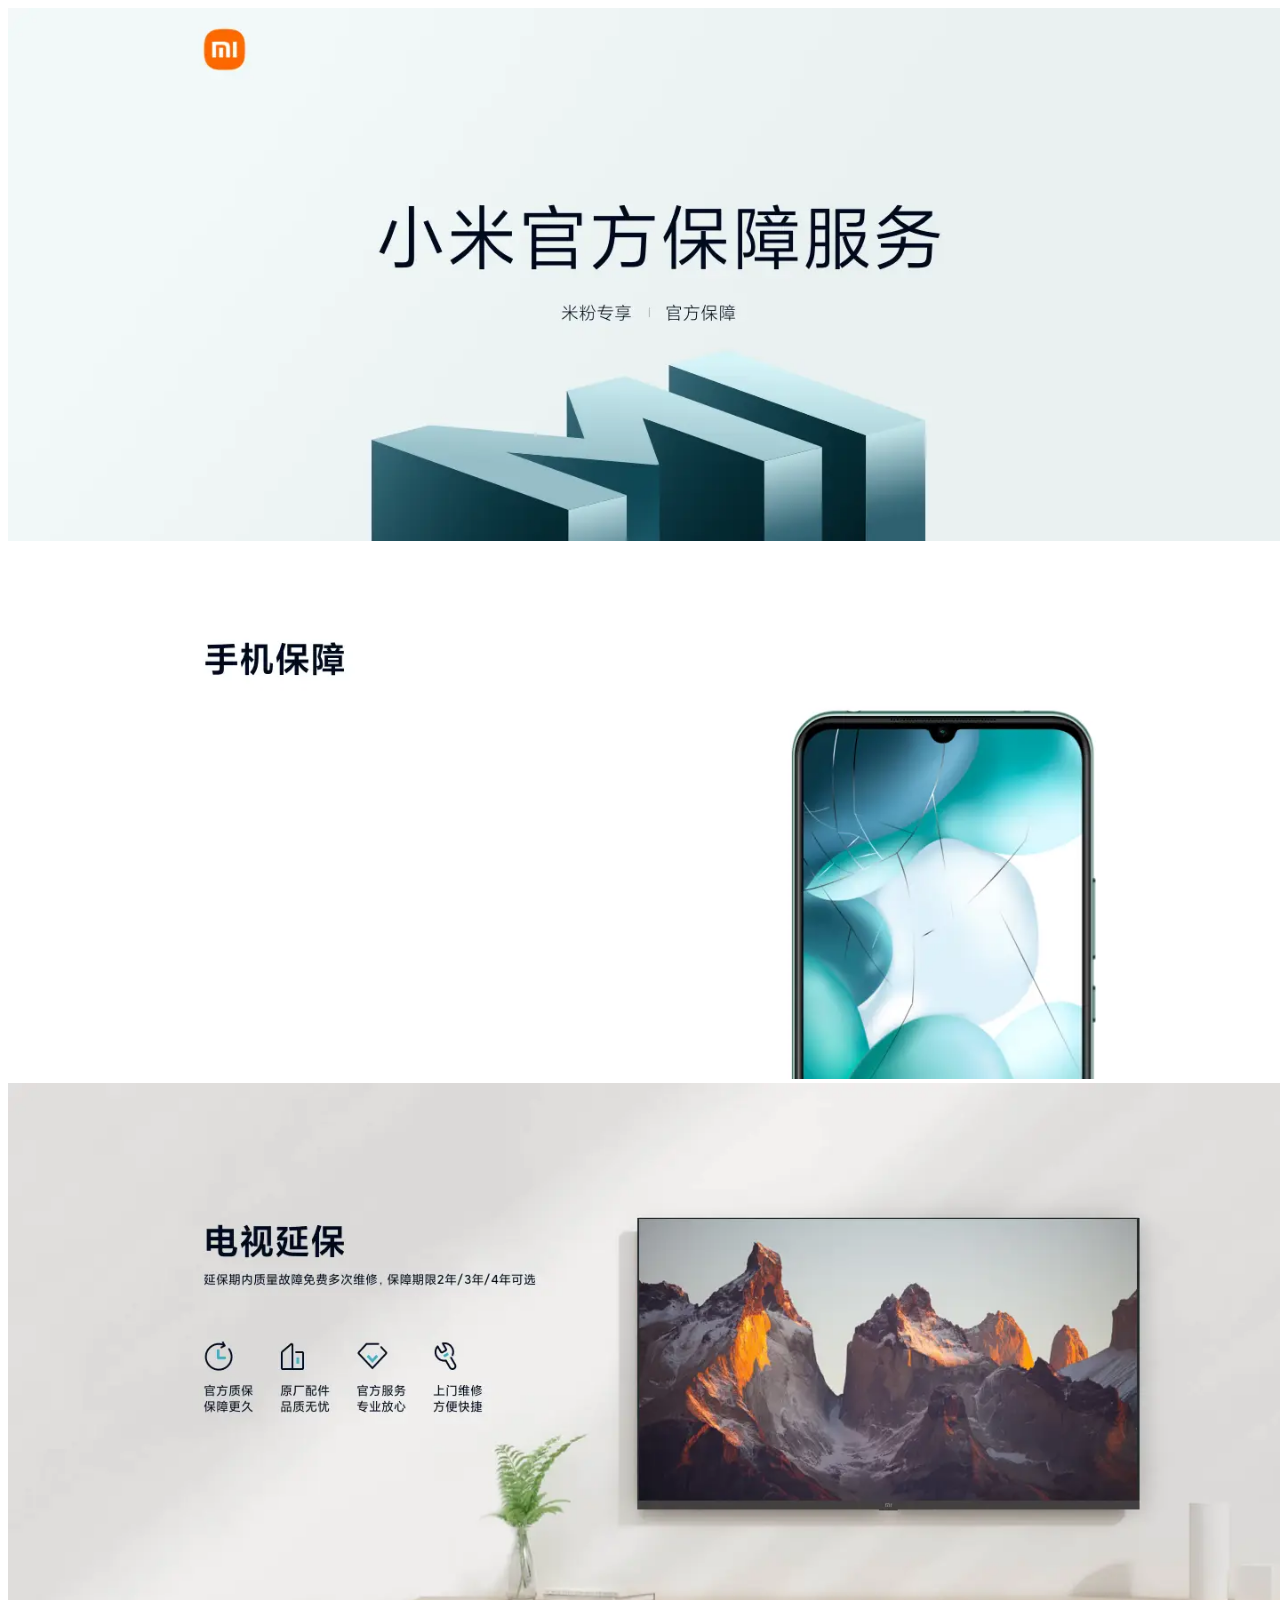
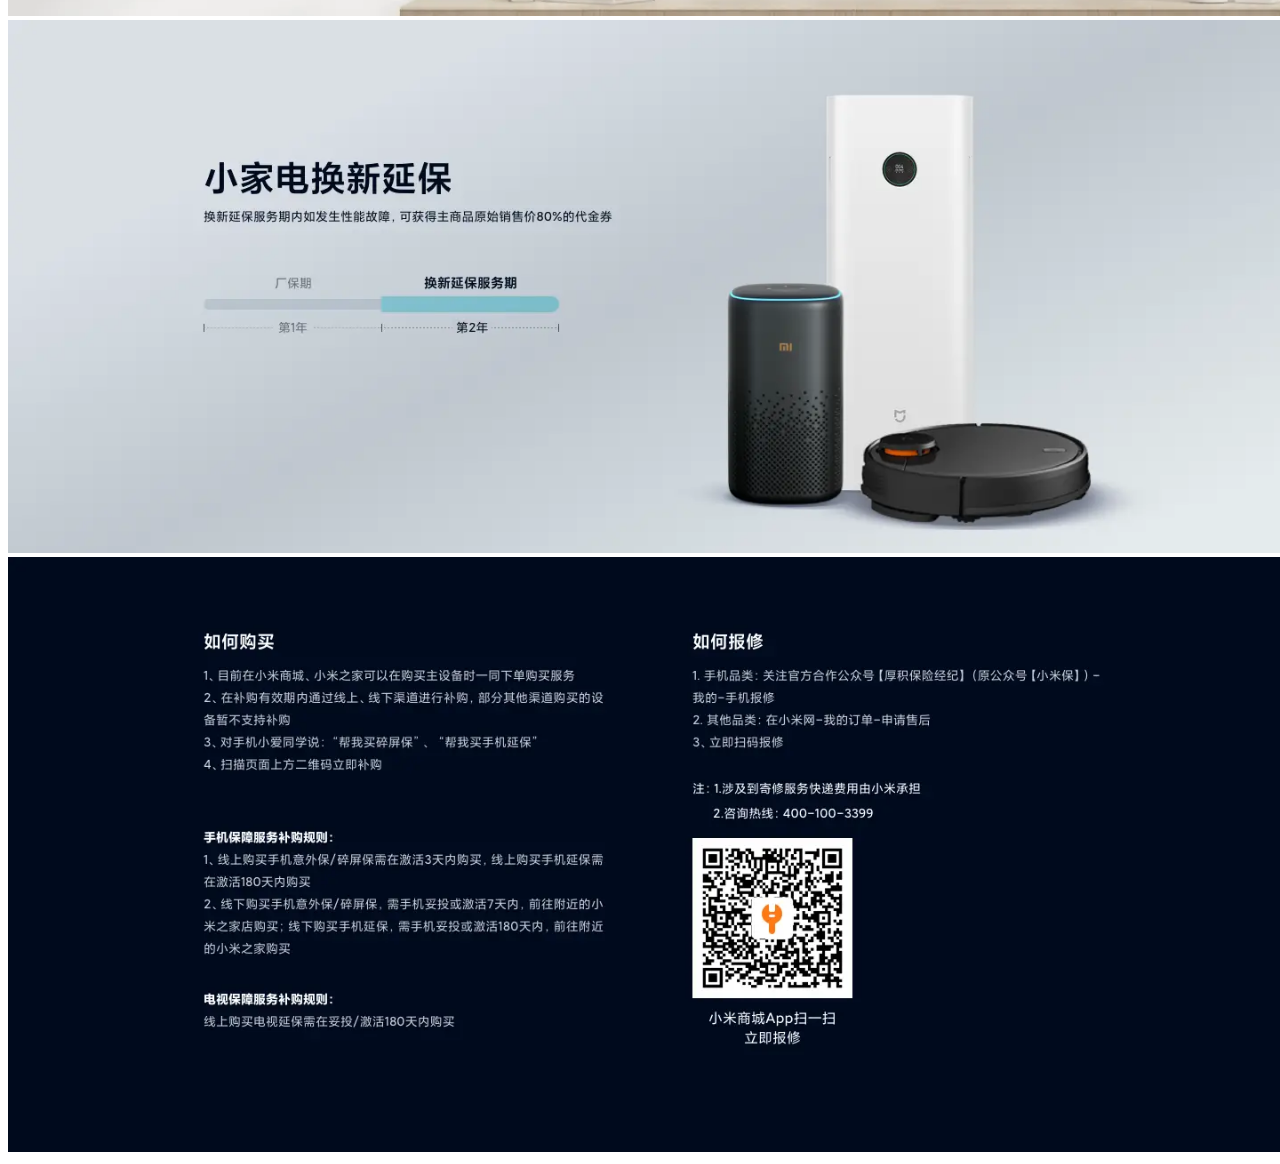
<file: ensure/index.html>
<!DOCTYPE html>
<html lang="en">
<head>
    <meta charset="UTF-8">
    <meta http-equiv="X-UA-Compatible" content="IE=edge">
    <meta name="viewport" content="width=device-width, initial-scale=1.0">
    <title>小米官方保障服务</title>
    <style>
        body{
            width: 100%;
        }
        img{
            width: 100%;
        }

    </style>
</head>
<body>
    <img src="./image/1.webp" alt="">
    <img src="./image/2.webp" alt="">
    <img src="./image/3.webp" alt="">
    <img src="./image/4.webp" alt="">
    <img src="./image/5.webp" alt="">
</body>
</html>
</file>
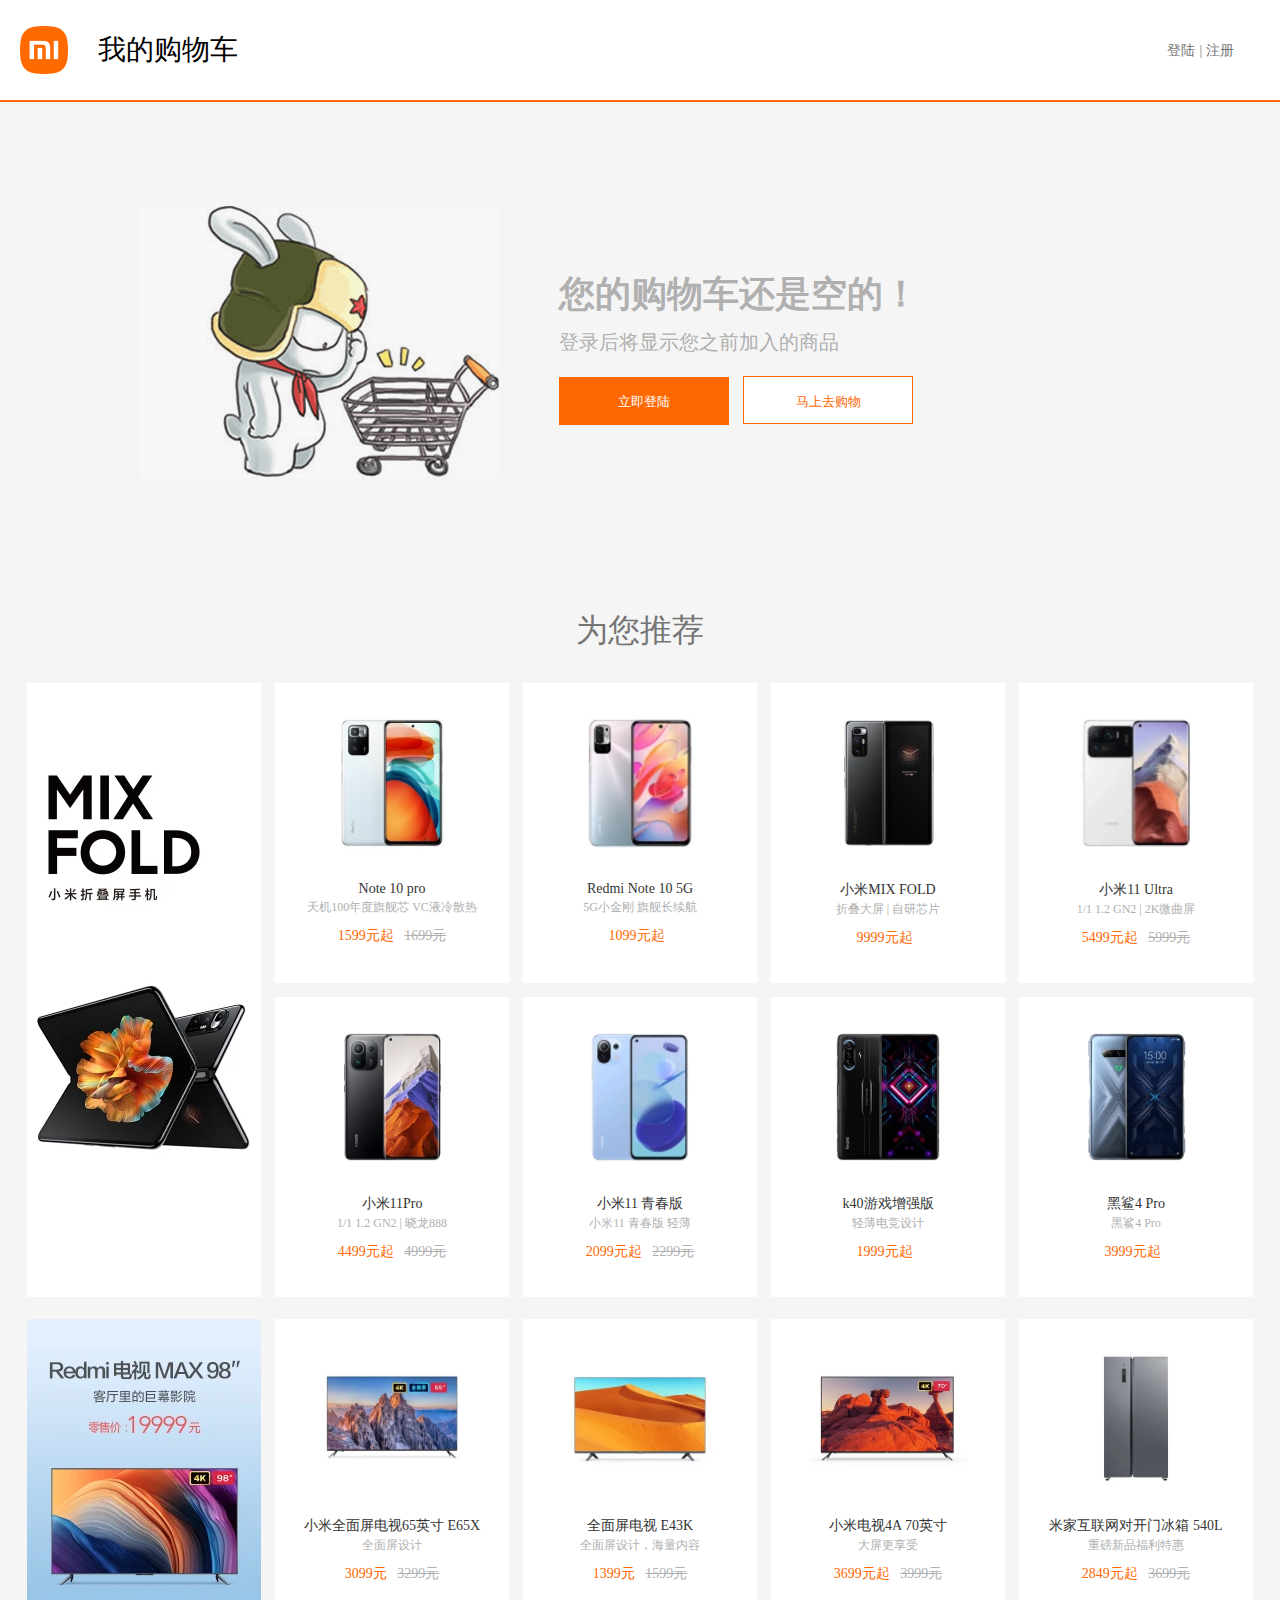
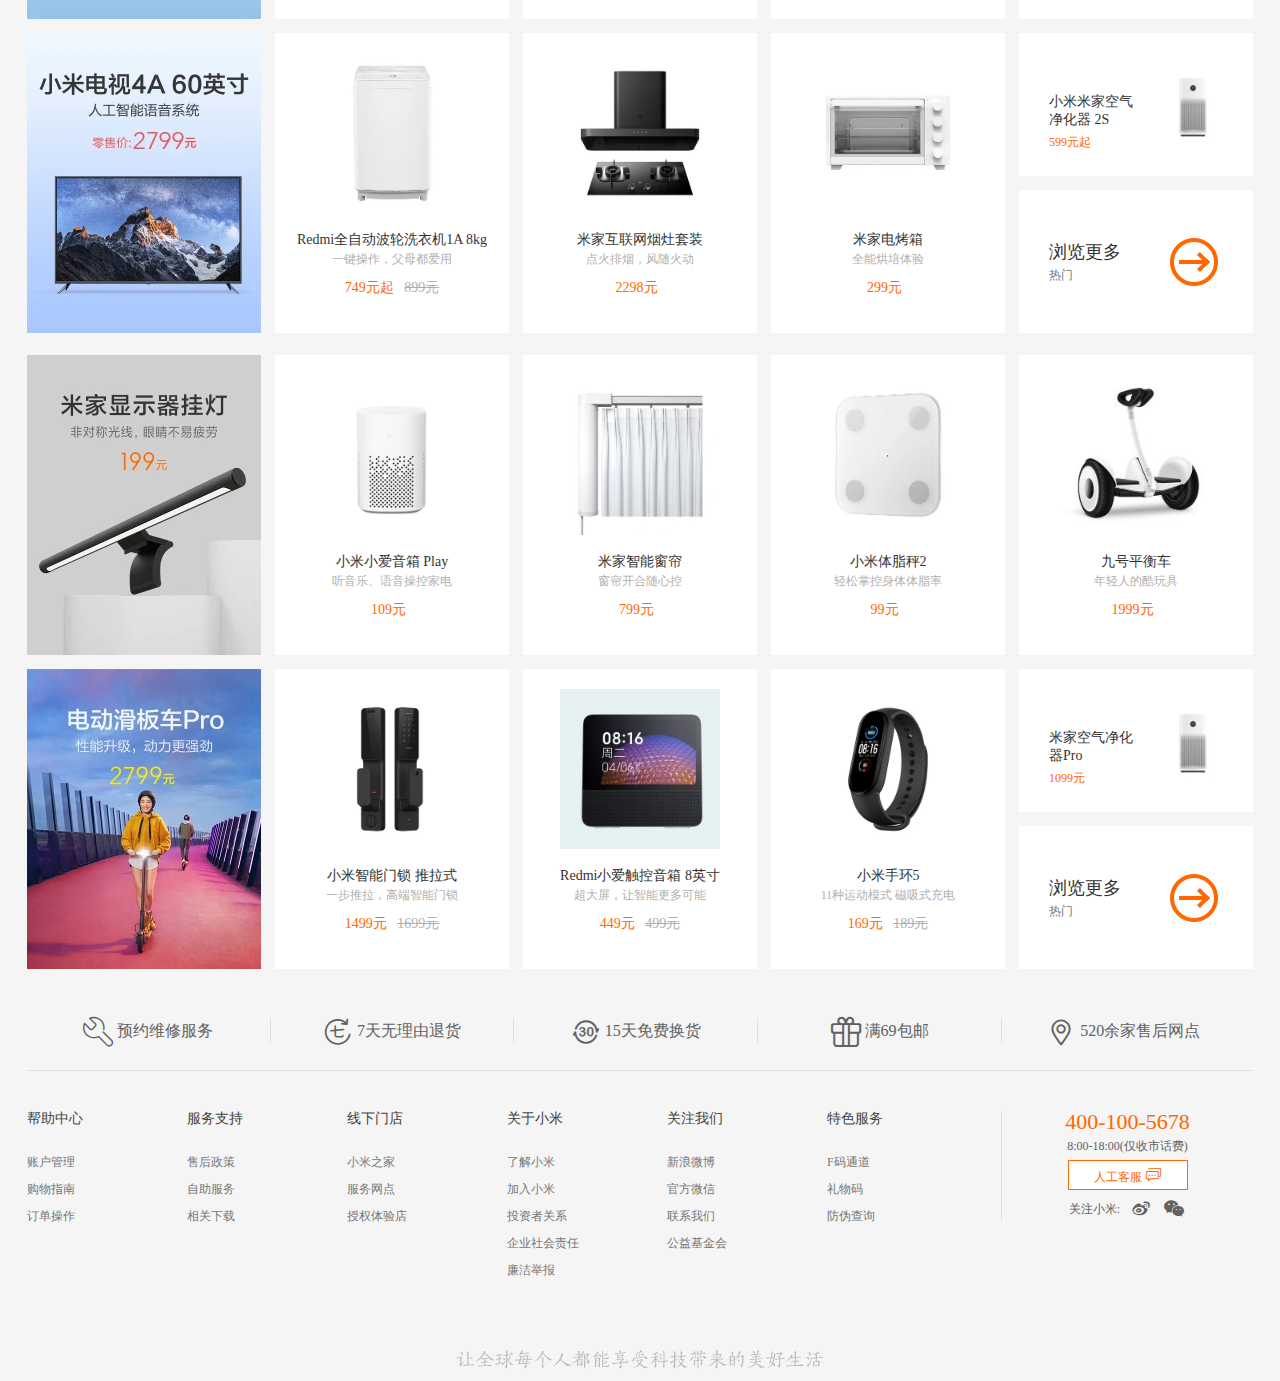
<file: shopCar/index.html>
<!DOCTYPE html>
<html lang="en">
<head>
    <meta charset="UTF-8">
    <meta http-equiv="X-UA-Compatible" content="IE=edge">
    <meta name="viewport" content="width=device-width, initial-scale=1.0">
    <title>最酷的公司</title>
    <link rel="stylesheet" href="./css/reset.css">
    <link rel="stylesheet" href="./css/index.css">
    <link rel="stylesheet" href="./css/banner.css">
    <link rel="stylesheet" href="./css/container.css">
    <link rel="stylesheet" href="./font/iconfont.css">
    <link rel="stylesheet" href="./font/font-1/iconfont.css">
    <link rel="stylesheet" href="./css/tail.css">
    <link rel="stylesheet" href="./css/index2.css">

</head>
<body>
    <div id="app">
        <!-- 顶部区域 -->
        <div class="header">
            <div class="header-left">
                <img src="./imge/logo.png" alt="">
                <span>我的购物车</span>
            </div>
            <div class="header-right">
                <span>登陆</span>
                <span>|</span>
                <span>注册</span>
            </div>
        </div>
        <!-- content区域 -->

        <!-- container 区域 -->
        <div class="page-main home-main">
            <div class="content-wrapper">
                <img src="./imge/shopCat.png" alt="">
                <div class="content">
                    <h2>您的购物车还是空的！</h2>
                    <p>登录后将显示您之前加入的商品</p>
                    <div>
                        <button class="active">立即登陆</button>
                        <button>马上去购物</button>
                    </div>
                </div>
            </div>
            <h2 class="fgTitle">为您推荐</h2>
            <div class="container">
                <!--  -->
                <!--  -->
                <div class="home-brick-box home-brick-row-2-box xm-plain-box">
                    <div class="box-bd clearfix">
                        <div class="row">
                            <div class="span4">
                                <ul>
                                    <li>
                                        <a href="#">
                                            <div>
                                                <img src="./imge/xiaomi-container/box-1.jpg" alt="">
                                            </div>
                                        </a>
                                    </li>
                                </ul>
                            </div>
                            <div class="span16">
                                <ul>
                                    <li>
                                        <a href="#">
                                            <div class="figure figure-img">
                                                <img src="./imge/xiaomi-container/box-2.jpg" alt="">
                                            </div>
                                            <h3 class="title">Note 10 pro</h3>
                                            <p class="desc">天机100年度旗舰芯 VC液冷散热</p>
                                            <p class="price">
                                                <span class="num">1599元起</span>
                                                <span class="del">1699元</span>
                                            </p>
                                        </a>
                                    </li>
                                    <li>
                                        <a href="#">
                                            <div class="figure figure-img">
                                                <img src="./imge/xiaomi-container/box-3.jpg" alt="">
                                            </div>
                                            <h3 class="title">Redmi Note 10 5G</h3>
                                            <p class="desc">5G小金刚 旗舰长续航</p>
                                            <p class="price">
                                                <span class="num">1099元起</span>
                                                <span class="del"></span>
                                            </p>
                                        </a>
                                    </li>
                                    <li>
                                        <a href="#">
                                            <div class="figure figure-img">
                                                <img src="./imge/xiaomi-container/box-4.jpg" alt="">
                                            </div>
                                            <h3 class="title">小米MIX FOLD</h3>
                                            <p class="desc">折叠大屏 | 自研芯片</p>
                                            <p class="price">
                                                <span class="num">9999元起</span>
                                                <span class="del"> </span>
                                            </p>
                                        </a>
                                    </li>
                                    <li>
                                        <a href="#">
                                            <div class="figure figure-img">
                                                <img src="./imge/xiaomi-container/box-5.jpg" alt="">
                                            </div>
                                            <h3 class="title">小米11 Ultra</h3>
                                            <p class="desc">1/1 1.2 GN2 | 2K微曲屏</p>
                                            <p class="price">
                                                <span class="num">5499元起</span>
                                                <span class="del">5999元</span>
                                            </p>
                                        </a>
                                    </li>
                                    <li>
                                        <a href="#">
                                            <div class="figure figure-img">
                                                <img src="./imge/xiaomi-container/box-6.jpg" alt="">
                                            </div>
                                            <h3 class="title">小米11Pro</h3>
                                            <p class="desc">1/1 1.2 GN2 |    晓龙888</p>
                                            <p class="price">
                                                <span class="num">4499元起</span>
                                                <span class="del">4999元</span>
                                            </p>
                                        </a>
                                    </li>
                                    <li>
                                        <a href="#">
                                            <div class="figure figure-img">
                                                <img src="./imge/xiaomi-container/box-7.jpg" alt="">
                                            </div>
                                            <h3 class="title">小米11 青春版</h3>
                                            <p class="desc">小米11 青春版 轻薄</p>
                                            <p class="price">
                                                <span class="num">2099元起</span>
                                                <span class="del">2299元</span>
                                            </p>
                                        </a>
                                    </li>
                                    <li>
                                        <a href="#">
                                            <div class="figure figure-img">
                                                <img src="./imge/xiaomi-container/box-8.jpg" alt="">
                                            </div>
                                            <h3 class="title">k40游戏增强版</h3>
                                            <p class="desc">轻薄电竞设计</p>
                                            <p class="price">
                                                <span class="num">1999元起</span>
                                                <span class="del"></span>
                                            </p>
                                        </a>
                                    </li>
                                    <li>
                                        <a href="#">
                                            <div class="figure figure-img">
                                                <img src="./imge/xiaomi-container/box-10.jpg" alt="">
                                            </div>
                                            <h3 class="title">黑鲨4 Pro</h3>
                                            <p class="desc">黑鲨4 Pro</p>
                                            <p class="price">
                                                <span class="num">3999元起</span>
                                                <span class="del"></span>
                                            </p>
                                        </a>
                                    </li>
                                </ul>
                            </div>
                        </div>
                    </div>
                </div>
                <!--  -->
                <div class="home-brick-box home-brick-row-2-box xm-plain-box">
                    <div class="box-bd clearfix">
                        <div class="row">
                            <div class="span4">
                                <ul>
                                    <li class="brick-item  brick-item-m">
                                        <a href="#">
                                            <div>
                                                <img src="./imge/xiaomi-container-1/box-1.jpeg" alt="">
                                            </div>
                                        </a>
                                    </li>
                                    <li class="brick-item  brick-item-m">
                                        <a href="#">
                                            <div>
                                                <img src="./imge/xiaomi-container-1/box-6.jpg" alt="">
                                            </div>
                                        </a>
                                    </li>
                                </ul>
                            </div>
                            <div class="span16">
                                <ul>
                                    <li>
                                        <a href="#">
                                            <div class="figure figure-img">
                                                <img src="./imge/xiaomi-container-1/box-2.jpg" alt="">
                                            </div>
                                            <h3 class="title">小米全面屏电视65英寸 E65X</h3>
                                            <p class="desc">全面屏设计</p>
                                            <p class="price">
                                                <span class="num">3099元</span>
                                                <span class="del">3299元</span>
                                            </p>
                                        </a>
                                    </li>
                                    <li>
                                        <a href="#">
                                            <div class="figure figure-img">
                                                <img src="./imge/xiaomi-container-1/box-3.jpg" alt="">
                                            </div>
                                            <h3 class="title">全面屏电视 E43K</h3>
                                            <p class="desc">全面屏设计，海量内容</p>
                                            <p class="price">
                                                <span class="num">1399元</span>
                                                <span class="del">1599元</span>
                                            </p>
                                        </a>
                                    </li>
                                    <li>
                                        <a href="#">
                                            <div class="figure figure-img">
                                                <img src="./imge/xiaomi-container-1/box-4.jpg" alt="">
                                            </div>
                                            <h3 class="title">小米电视4A 70英寸</h3>
                                            <p class="desc">大屏更享受</p>
                                            <p class="price">
                                                <span class="num">3699元起</span>
                                                <span class="del">3999元</span>
                                            </p>
                                        </a>
                                    </li>
                                    <li>
                                        <a href="#">
                                            <div class="figure figure-img">
                                                <img src="./imge/xiaomi-container-1/box-5.jpg" alt="">
                                            </div>
                                            <h3 class="title">米家互联网对开门冰箱 540L</h3>
                                            <p class="desc">重磅新品福利特惠</p>
                                            <p class="price">
                                                <span class="num">2849元起</span>
                                                <span class="del">3699元</span>
                                            </p>
                                        </a>
                                    </li>
                                    <li>
                                        <a href="#">
                                            <div class="figure figure-img">
                                                <img src="./imge/xiaomi-container-1/box-7.jpg" alt="">
                                            </div>
                                            <h3 class="title">Redmi全自动波轮洗衣机1A 8kg</h3>
                                            <p class="desc">一键操作，父母都爱用</p>
                                            <p class="price">
                                                <span class="num">749元起</span>
                                                <span class="del">899元</span>
                                            </p>
                                        </a>
                                    </li>
                                    <li>
                                        <a href="#">
                                            <div class="figure figure-img">
                                                <img src="./imge/xiaomi-container-1/box-8.jpg" alt="">
                                            </div>
                                            <h3 class="title">米家互联网烟灶套装</h3>
                                            <p class="desc">点火排烟，风随火动</p>
                                            <p class="price">
                                                <span class="num">2298元</span>
                                                <span class="del"></span>
                                            </p>
                                        </a>
                                    </li>
                                    <li>
                                        <a href="#">
                                            <div class="figure figure-img">
                                                <img src="./imge/xiaomi-container-1/box-9.jpg" alt="">
                                            </div>
                                            <h3 class="title">米家电烤箱</h3>
                                            <p class="desc">全能烘培体验</p>
                                            <p class="price">
                                                <span class="num">299元</span>
                                                <span class="del"></span>
                                            </p>
                                        </a>
                                    </li>
                                    <li class="brick-item-s">
                                        <a href="#">
                                            <div class="figure figure-img">
                                                <img src="./imge/xiaomi-container-1/box-10.jpg" alt="">
                                            </div>
                                            <h3 class="title">小米米家空气净化器 2S </h3>
                                            <p class="price">
                                                <span class="num">599元起</span>
                                                <span class="del"></span>
                                            </p>
                                        </a>
                                    </li>
                                    <li class="brick-item-s">
                                        <a href="#" class="more-a">
                                            <div class="figure figure-more">
                                                <i></i>
                                            </div>
                                            <div class="more">
                                                浏览更多
                                                <p>热门</p>
                                            </div>
                                        </a>
                                    </li>
                                </ul>
                            </div>
                        </div>
                    </div>
                </div>
                <!--  -->
                <!--  -->
                <div class="home-brick-box home-brick-row-2-box xm-plain-box">
                    <div class="box-bd clearfix">
                        <div class="row">
                            <div class="span4">
                                <ul>
                                    <li class="brick-item  brick-item-m">
                                        <a href="#">
                                            <div>
                                                <img src="./imge/xiaomi-container-2/box-1.jpg" alt="">
                                            </div>
                                        </a>
                                    </li>
                                    <li class="brick-item  brick-item-m">
                                        <a href="#">
                                            <div>
                                                <img src="./imge/xiaomi-container-2/box-6.jpg" alt="">
                                            </div>
                                        </a>
                                    </li>
                                </ul>
                            </div>
                            <div class="span16">
                                <ul>
                                    <li>
                                        <a href="#">
                                            <div class="figure figure-img">
                                                <img src="./imge/xiaomi-container-2/box-2.jpg" alt="">
                                            </div>
                                            <h3 class="title">小米小爱音箱 Play</h3>
                                            <p class="desc">听音乐、语音操控家电</p>
                                            <p class="price">
                                                <span class="num">109元</span>
                                                <span class="del"></span>
                                            </p>
                                        </a>
                                    </li>
                                    <li>
                                        <a href="#">
                                            <div class="figure figure-img">
                                                <img src="./imge/xiaomi-container-2/box-3.jpg" alt="">
                                            </div>
                                            <h3 class="title">米家智能窗帘</h3>
                                            <p class="desc">窗帘开合随心控</p>
                                            <p class="price">
                                                <span class="num">799元</span>
                                                <span class="del"></span>
                                            </p>
                                        </a>
                                    </li>
                                    <li>
                                        <a href="#">
                                            <div class="figure figure-img">
                                                <img src="./imge/xiaomi-container-2/box-4.jpg" alt="">
                                            </div>
                                            <h3 class="title">小米体脂秤2</h3>
                                            <p class="desc">轻松掌控身体体脂率</p>
                                            <p class="price">
                                                <span class="num">99元</span>
                                                <span class="del"></span>
                                            </p>
                                        </a>
                                    </li>
                                    <li>
                                        <a href="#">
                                            <div class="figure figure-img">
                                                <img src="./imge/xiaomi-container-2/box-5.jpg" alt="">
                                            </div>
                                            <h3 class="title">九号平衡车</h3>
                                            <p class="desc">年轻人的酷玩具</p>
                                            <p class="price">
                                                <span class="num">1999元</span>
                                                <span class="del"></span>
                                            </p>
                                        </a>
                                    </li>
                                    <li>
                                        <a href="#">
                                            <div class="figure figure-img">
                                                <img src="./imge/xiaomi-container-2/box-7.jpg" alt="">
                                            </div>
                                            <h3 class="title">小米智能门锁 推拉式</h3>
                                            <p class="desc">一步推拉，高端智能门锁</p>
                                            <p class="price">
                                                <span class="num">1499元</span>
                                                <span class="del">1699元</span>
                                            </p>
                                        </a>
                                    </li>
                                    <li>
                                        <a href="#">
                                            <div class="figure figure-img">
                                                <img src="./imge/xiaomi-container-2/box-8.jpg" alt="">
                                            </div>
                                            <h3 class="title">Redmi小爱触控音箱 8英寸</h3>
                                            <p class="desc">超大屏，让智能更多可能</p>
                                            <p class="price">
                                                <span class="num">449元</span>
                                                <span class="del">499元</span>
                                            </p>
                                        </a>
                                    </li>
                                    <li>
                                        <a href="#">
                                            <div class="figure figure-img">
                                                <img src="./imge/xiaomi-container-2/box-9.jpg" alt="">
                                            </div>
                                            <h3 class="title">小米手环5</h3>
                                            <p class="desc">11种运动模式 磁吸式充电</p>
                                            <p class="price">
                                                <span class="num">169元</span>
                                                <span class="del">189元</span>
                                            </p>
                                        </a>
                                    </li>
                                    <li class="brick-item-s">
                                        <a href="#">
                                            <div class="figure figure-img">
                                                <img src="./imge/xiaomi-container-2/box-10.jpg" alt="">
                                            </div>
                                            <h3 class="title">米家空气净化器Pro </h3>
                                            <p class="price">
                                                <span class="num">1099元</span>
                                                <span class="del"></span>
                                            </p>
                                        </a>
                                    </li>
                                    <li class="brick-item-s">
                                        <a href="#" class="more-a">
                                            <div class="figure figure-more">
                                                <i></i>
                                            </div>
                                            <div class="more">
                                                浏览更多
                                                <p>热门</p>
                                            </div>
                                        </a>
                                    </li>
                                </ul>
                            </div>
                        </div>
                    </div>
                </div>
                <!--  -->

        </div>
        <!-- 尾部区域 -->
        <div>
            <div class="site-footer">
                <div class="container">
                    <div class="footer-service">
                        <ul class="list-service clearfix">
                            <li class="first">
                                <a href="#">
                                    <em class="iconfont icon-buoumaotubiao46"></em>
                                    预约维修服务
                                </a>
                            </li>
                            <li>
                                <a href="#">
                                    <em class="iconfont icon-qitianwuliyoutuihuan"></em>
                                    7天无理由退货
                                </a>
                            </li>
                            <li>
                                <a href="#">
                                    <em class="iconfont icon-tiantuihuanhuo"></em>
                                    15天免费换货
                                </a>
                            </li>
                            <li>
                                <a href="#">
                                    <em class="iconfont icon-liwu-"></em>
                                    满69包邮
                                </a>
                            </li>
                            <li>
                                <a href="#">
                                    <em class="iconfont icon-position"></em>
                                    520余家售后网点
                                </a>
                            </li>
                        </ul>
                    </div>
                    <div class="footer-links clearfix">
                        <dl class="col-links col-links-first">
                            <dt>帮助中心</dt>
                            <dd>
                                <a href="#">账户管理</a>
                            </dd>
                            <dd>
                                <a href="">购物指南</a>
                            </dd>
                            <dd>
                                <a href="">订单操作</a>
                            </dd>
                        </dl>
                        <dl class="col-links">
                            <dt>服务支持</dt>
                            <dd>
                                <a href="#">售后政策</a>
                            </dd>
                            <dd>
                                <a href="">自助服务</a>
                            </dd>
                            <dd>
                                <a href="">相关下载</a>
                            </dd>
                        </dl>
                        <dl class="col-links">
                            <dt>线下门店</dt>
                            <dd>
                                <a href="#">小米之家</a>
                            </dd>
                            <dd>
                                <a href="">服务网点</a>
                            </dd>
                            <dd>
                                <a href="">授权体验店</a>
                            </dd>
                        </dl>
                        <dl class="col-links">
                            <dt>关于小米</dt>
                            <dd>
                                <a href="#">了解小米</a>
                            </dd>
                            <dd>
                                <a href="">加入小米</a>
                            </dd>
                            <dd>
                                <a href="">投资者关系</a>
                            </dd>
                            <dd>
                                <a href="">企业社会责任</a>
                            </dd>
                            <dd>
                                <a href="">廉洁举报</a>
                            </dd>
                        </dl>
                        <dl class="col-links">
                            <dt>关注我们</dt>
                            <dd>
                                <a href="#">新浪微博</a>
                            </dd>
                            <dd>
                                <a href="">官方微信</a>
                            </dd>
                            <dd>
                                <a href="">联系我们</a>
                            </dd>
                            <dd>
                                <a href="">公益基金会</a>
                            </dd>
                        </dl>
                        <dl class="col-links">
                            <dt>特色服务</dt>
                            <dd>
                                <a href="#">F码通道</a>
                            </dd>
                            <dd>
                                <a href="">礼物码</a>
                            </dd>
                            <dd>
                                <a href="">防伪查询</a>
                            </dd>
                        </dl>
                        <!--  -->
                        <!--  -->
                        <div class="col-contact">
                            <p class="phone">400-100-5678</p>
                            <p >8:00-18:00(仅收市话费) </p>
                            <a href="#" class="btn btn-small">
                                人工客服
                                <em class="iconfont icon-liaotian"></em>
                            </a>
                            <div class="follow">
                                关注小米:
                                <a href="#" class="iconfont icon-weibo"></a>
                                <a href="#" class="iconfont icon-weixin"></a>
                            </div>
                        </div>
                    </div>
                </div>
            </div>
        </div>
        <!-- -->
        <!-- 最底部区域 -->
        <div class="tail">
            <div class="container">
                
            </div>
        </div>
    </div>
</body>
</html>
</file>
<file: shopCar/css/index.css>
/* 头部区域 */
.site-topbar{
    width: 100%;
    height: 40px;
    background-color: #333;
}
.site-topbar .container {
    position: relative;
    width: 1226px;
    margin: 0px auto;
    background-color: #333;
}
.site-topbar .topbar-nav{
    float: left;
    font-size: 12px;
    line-height: 40px;
}
.topbar-nav a{
    color: #b0b0b0;
}
.topbar-nav a:hover{
    color: #fff;
}
.topbar-nav .sep{
    margin: 0px 3.6px;
    color: #424242;
}
.container .topbar-cart,.container .topbar-info{
    float: right;
}

/* 购物车 */
.topbar-cart{
    position: relative;
    width: 120px;
    height: 40px;
    background-color: #424242;
    margin: 0 0 0 15px;
}
.topbar-cart:hover {
   background-color: #fff;
}
.topbar-cart .cart-mini {
    position: relative;
    display: block;
    color: #b0b0b0;
    height: 40px;
    line-height: 40px;
    font-size: 12px;
}
.topbar-cart:hover .cart-mini {
   color:#ff6700;
   font-weight: bold;
 }

.topbar-cart .cart-mini .iconfont{
    font-size: 20px;
    vertical-align: -3px;
    margin:0 4px 0 12px;
}
.topbar-cart .cart-menu{
    position: absolute;
    left:-196px;
    display: block;
    transition: all .4s ease;
    width: 316px;
    height: 0px;
    background-color: #fff ; 
    z-index: 2;
    overflow:hidden;
}
.topbar-cart:hover .cart-menu {
    height: 100px;
    box-shadow: 0px 2px 5px 2px #dfdfdf;
}
.topbar-cart .cart-menu i{
    display: block;
    float: left;
    text-align: center;
    margin: 0 3.5px;
    height: 5px;
    width: 5px;
    border-radius: 50%;
    background-color: #333;
    line-height: 100px;
    transition: all .4s;
}
.topbar-cart .cart-menu .select{
    height: 10px;
    width: 10px;
}
.cart-menu .cart-i{
    width: 50px;
    height: 5px;
    margin: 47.5px auto;
}
/* 右边第二栏 */
.topbar-info{
    position: relative;
    height: 40px;
    line-height: 40px;
    font-size: 12px;
}
.topbar-info a{
    color: #b0b0b0;
}
.topbar-info a:hover{
    color: #fff;
}

.topbar-info .sep{
    margin: 0 3.6px;
    color: #424242;
}



/* 第二部分 */
.site-header{
    height: 100px;
    width: 100%;
}
.site-header .header-container{
    width: 1226px;
    height: 100px;
    margin: 0px auto;
}
.header-container .header-logo{
    float: left;
    width: 62px;
    height: 56px;
    margin-top: 22px;
}
.header-container .header-logo a{
    display: block;
    width: 56px;
    height: 56px;
    background: url(../imge/logo.png);
    background-repeat: no-repeat;
    background-size: 100% 100%;
}
.header-nav{
    float: left;
    width: 850px;
    height: 100px;
}
.header-nav ul {
    padding: 12px 0 0 30px;
}
.header-nav ul li {
    float: left;
}


.header-nav .nav-category{
    position: relative;
    width: 127px;
    padding-right: 15px;
}
.header-nav .nav-category a{
    display: block;
    width: 127px;
    height: 24px;
    padding: 26px 0 38px;
    color: #333;
}
.header-nav .nav-item a{
    display: block;
    padding: 26px 10px 38px;
    color: #333;
}
.header-nav .nav-item a span{
    transition: all .2s;
}
.header-nav .nav-item .select{
    color:#ff6700;
}


/* 搜索 */
.header-search{
    float: right;
    position: relative;
    width:296px;
    margin-top: 25px;
}

.header-search .search{
    box-sizing: border-box;
    position: absolute;
    width: 223px;
    height: 50px;
    padding: 0 10px;
    border: 1px solid #e0e0e0;
    outline: 0;
    transition: all .4s;
}
.header-search .submit{
    box-sizing: border-box;
    left: 222px;
    width: 52px;
    height: 50px;
    padding: 1px 6px;
    position: absolute;
    border: 1px solid #e0e0e0;
    background: #fff;
    transition: all .4s;
}
.header-search .iconfont{
    color: #333;
}

/* 隐藏区域 */
.hide-frame{
    width: 100%;
    position: relative;
}
.item-children {
  display: block;
  position: absolute;
  top: 0;
  width: 100%;
  margin: 0 auto;
  height: 0px;
  overflow: hidden;
  transition: all .3s ease;
  background-color: #fff;
}

.item-children .container ul {
    width: 1200px;
    margin: 0 auto;
}
.item-children .container{
    position: relative;
    margin-right: auto;
    margin-left: auto;
    width: 100%;
    z-index: 30;
    background-color: #fff;
}
.item-children .container ul  li{
    width: 200px;
    height: 230px;
    float: left;
}
.item-children .container img{
    width: 160px;
    height: 110px;
}
.figure-thumb img{
    margin:35px 20px 10px 20px;
    border-right: 1px solid #dfdfdf ;
}
.item-children .title{
    line-height: 30px;
    text-align: center;
    color: #757575;
    font-size: 14px;
}
.item-children .price{
    line-height: 10px;
    text-align: center;
    color: #ff6700;
    font-size: 12px;
}

/* banner列表 */
.site-category{
    display: block;
    position: absolute;
    top: 88px;
    left: -92px;
    z-index: 22;
    width: 234px;
    height: 460px;
}
.site-category .site-category-list{
    height: 420px;
    border: 0;
    color: #fff;
    background: rgba(105,101,101,.6);
    padding: 20px 0;
    margin: 0px;
}
.site-category-list .category-item a{
    position: relative;
    display: block;
    padding:  0 0 0 30px;
    height: 42px;
    line-height: 42px;
    color: #fff;
    font-size: 14px;
    margin: 0;
    width: 204px;
}
.site-category-list .category-item a em{
    position: absolute;
    height: 42px;
    line-height: 42px;
    text-align: center;
    right: 20px;
}
.category-item .children {
    display: none;
    position: absolute;
    left: 234px;
    top: 0;
    z-index: 24;
    height: 458px;
    border: 1px solid #e0e0e0;
    border-left: 0;
    background: #fff;
    -webkit-box-shadow: 0 8px 16px rgb(0 0 0 / 18%);
    box-shadow: 0 8px 16px rgb(0 0 0 / 18%);
    width: 992px;
}
.category-item .children ul{
    float: left;
    width: 248px;
    height: 458px;
    margin: 0;
    padding: 2px 0;
    list-style-type: none;
}
.category-item .children li{
    position: relative;
    float: left;
    width: 265px;
    height: 76px;
}
.category-item .children a{
    display: block;
    padding: 18px 20px;
    line-height: 40px;
    color: #333;
    -webkit-transition: color .2s;
    transition: color .2s;
}
.category-item .children img{
    float: left;
    margin-right: 12px;
    vertical-align: middle;
    width: 40px;
    height: 40px;
}
.category-item .children span{
    width: 172px;
    line-height: 40px;
    white-space: nowrap;
    text-overflow: ellipsis;
    overflow: hidden;
}
.category-item a:hover + .children{
    display: block;
}
.category-item .children:hover  {
    display: block;
}
</file>
<file: shopCar/css/banner.css>
.span4 , .span16{
    float: left;
    margin-left: 14px;
    min-height: 1px;
}
.span16{

}
.home-hero-container{
    position: relative;
    width: 1226px;
    margin: 0 auto;
    height: 670px;
}
.home-hero-container .home-hero {
    width: 100%;
    height: 644px;
    position: absolute;
    margin-bottom: 26px;
}
.swiper-container{
    position: relative;
    height: 460px;
    overflow: hidden;
    margin: 0 auto;
}
.swiper-wrapper{
    position: relative;
    width: 100%;
    height: 100%;
    z-index: 1;
}
.swiper-slide{
    position: absolute;
    width: 1226px;
    height: 460px;
    opacity: 0;
    top: 0px;
}
.swiper-pagination{
    position: absolute;
    width: 400px;
    height: 21px;
    text-align: right;
    right: 30px;
    bottom: 20px;
    z-index: 10;
}
.swiper-pagination .swiper-pagination-bullet{
    display: inline-block;
    margin: 0 4px;
    width: 6px;
    height: 6px;
    border: 2px solid #fff;
    border-color: hsla(0,0%,100%,.3);
    border-radius: 10px;
    overflow: hidden;
    background: rgba(0,0,0,.4);
    cursor: pointer;
}
.swiper-pagination .active{
    background: hsla(0,0%,100%,.4);
    border-color: rgba(0,0,0,.4);
}
.arrow-container{
    position: absolute;
    z-index: 12;
    top:50%;
    height: 69px;
    width: 100%;
    transform: translateY(-50%);
}
.arrow-container div{
    width: 41px;
    height: 69px;
    position: absolute;
    cursor: pointer;
}
.arrow-container .swiper-button-prev{
    left: 234px;
    background: url(../imge/icon-slides.png);
    background-position-y:50% ;
    background-position-x:249px ;
    /* background-position-x:167px ; */
} 
.arrow-container .swiper-button-next{
    right: 0px;
    background: url(../imge/icon-slides.png);
    background-position-y:50% ;
    background-position-x:208px ;
    /* background-position-x:125x ; */
}
.home-hero-sub {
    margin: 14px 0  0  -14px;
}
.home-hero-sub .span4{
    width: 234px;
    float: left;
    margin-left: 14px;
    min-height: 1px;
}
.home-hero-sub .span4 ul{
    box-sizing: border-box;
    margin: 0;
    padding: 3px;
    list-style-type: none;
    font-size: 12px;
    text-align: center;
    background: #5f5750;
    width: 234px;
    height: 170px;
}
.home-hero-sub .span4 li {
    position: relative;
    float: left;
    width: 70px;
    height: 82px;
    padding: 0 3px;
}
.home-hero-sub .span4 a {
    display: block;
    padding-top: 18px;
    text-overflow: ellipsis;
    opacity: .7;
    transition: opacity .2s;
    color: #fff;
}
.home-hero-sub .span4 a:hover{
    opacity: 1;
}
.home-hero-sub .span4 img{
    display: block;
    width: 24px;
    height: 24px;
    margin: 0 auto 4px;
}
.home-hero-sub .span16{
    float: left;
    margin-left: 14px;
    min-height: 1px;
    width: 978px;
}
.home-hero-sub .span16 ul{
    margin: 0;
    padding: 0;
    list-style-type: none;
}
.home-hero-sub .span16 li{
    float: left;
    width: 316px;
    height: 170px;
    margin-left: 15px;
}
.home-hero-sub .span16 .first{
    margin-left: 0px;
}
.home-hero-sub .span16 a{
    display: block;
    height: 170px;
    transition:box-shadow .4s ;
}
.home-hero-sub .span16 img{
    display: block;
    width: 316px;
    height: 170px;
}
.home-hero-sub .span16 li a:hover{
    box-shadow: 4px 15px 18px rgb(0 0 0 / 12%)
}
</file>
<file: shopCar/css/container.css>
.page-main{
    width: 100%;
    padding-top: 4px;
    padding-bottom: 12px;
    background: #f5f5f5;
}
.page-main .container{
    width: 1226px;
    margin-right: auto;
    margin-left: auto;
    background: #f5f5f5;
}
.page-main  .home-banner-box{
    height: 120px;
    margin: 22px 0;
    overflow: hidden;
}
.home-banner-box img {
    width: 1226px;
    height: 120px;
}
.home-brick-box{
    margin-bottom: 8px;
}
.home-brick-box .box-hd{
    position: relative;
    height: 58px;
    -webkit-font-smoothing: antialiased;
}
.home-brick-box .box-hd .title{
    margin: 0;
    font-size: 22px;
    font-weight: 200;
    line-height: 58px;
    color: #333;
}
.home-brick-box .box-hd .more{
    position: absolute;
    top: 0;
    right: 0;
}
.home-brick-box .box-hd .more a{
    font-size: 16px;
    line-height: 58px;
    color: #424242;
    -webkit-transition: all .4s;
    transition: all .4s;
}
.home-brick-box .box-hd .more a:hover{
    color: #ff6700;
}
.home-brick-box .box-bd .row{
    margin-left: -14px;
}
.home-brick-box .box-bd .row .span4{
   width: 234px;
}
.home-brick-box .box-bd .row .span16{
    width: 978px;
 }
 .box-bd .row .span4 ul{
    height: 614px;
    margin: 0;
    padding: 0;
    list-style-type: none;
    margin: 0  0 -14px -14px;
}
.box-bd .row .span4 ul li {
    position: relative;
    top: 0.0px;
    height: 614px;
    z-index: 1;
    float: left;
    width: 234px;
    margin-left: 14px;
    margin-bottom: 14px;
    background: #fff;
    -webkit-transition: all .2s linear;
    transition: all .2s linear;  
}

.box-bd .row .span4 ul li a{
    display: block;
    width: 100%;
    height: 100%;  
}
.box-bd .row .span16{
    width: 978px;
}
.box-bd .row .span16 ul{
    margin: 0 0 -14px -14px;
    width: 992px;
    height: 614px;
}
.box-bd .row .span16 ul li {
    position: relative;
    top:0.0px;
    z-index: 1;
    float: left;
    width: 234px;
    margin-left: 14px;
    margin-bottom: 14px;
    background: #fff;
    height: 300px;
    padding: 0px;
    transition: all .2s ease;
}
.box-bd .row .span16 ul li:hover{
    box-shadow: 4px 4px 10px rgb(0, 0, 0,0.10);
    top: -3.0px;
}
.box-bd .row .span4 ul li:hover{
    box-shadow: 4px 4px 10px rgb(0, 0, 0,0.10);
    top: -3.0px;
}
.box-bd .row .span16 ul li a {
    display: block;
    height: 100%;
    box-sizing: border-box;
    padding: 20px 0;
}
.box-bd .row .span16  .figure-img{
    width: 160px;
    height: 160px;
    margin: 0 auto 18px;
}
.box-bd .row .span16  .figure-img img{
    width: 160px;
    height: 160px;
}
.box-bd .row .span16  .title{
    margin: 0 10px 2px;
    text-align: center;
    text-overflow: ellipsis;
    white-space: nowrap;
    overflow: hidden;
    font-size: 14px;
    color: #333;
}
.box-bd .row .span16 .desc{
    margin: 0 10px 10px;
    height: 18px;
    font-size: 12px;
    color: #b0b0b0;
    text-align: center;
    text-overflow: ellipsis;
    white-space: nowrap;
    overflow: hidden;
}
.box-bd .row .span16 .price{
    margin: 0 10px 14px;
    text-align: center;
    color: #ff6700;
    font-size: 14px;
}
.box-bd .row .span16 .price .del{
    margin-left: .5em;
    color: #b0b0b0;
    text-decoration:line-through;
}

.box-bd .row .span4 ul .brick-item{
    height: 300px;
}
.box-bd .row .span16 ul .brick-item-s{
    float: left;
    height: 93px;
    padding-top: 50px;
    width: 234px;
    margin-left: 14px;
    margin-bottom: 14px;
}
.box-bd .row .span16 ul .brick-item-s img{
    width: 80px;
    height: 80px;
}
.box-bd .row .span16 ul .brick-item-s .figure{
    position: absolute;
    right: 20px;
    top: 32px;
    width: 80px;
    height: 80px;
}
.box-bd .row .span16 ul .brick-item-s .title{
    margin: -10px 110px 5px 30px;
    font-size: 14px;
    font-weight: 400;
    text-align: left;
   white-space:normal;

}
.box-bd .row .span16 ul .brick-item-s .price{
    margin: 0 110px 0 30px;
    font-size: 12px;
    color: #ff6700;
    text-align: left;
}
.box-bd .row .span16 ul .brick-item-s .figure-more{
    position: absolute;
    right: 35px;
    top: 48px;
    width: 48px;
    height: 48px;
    color: #ff6700;
}
.box-bd .row .span16  .brick-item-s .figure-more i{
    background: url(../imge/xiaomi-container-1/container-jiantou.png);
    display: block;
    width: 48px;
    height: 48px;
}

.box-bd .row .span16  .brick-item-s .more{
    display: block;
    margin: -20px 110px 0 30px;
    font-size: 18px;
    color: #333;
}
.box-bd .row .span16  .brick-item-s .more p{
    color: #757575;
    font-size: 12px;
    margin-top: 3px;
}
.home-brick-box .box-hd .more .hot{
    text-align: center;
    color: #ff6700;
    border-bottom: 2px solid #ff6700;
    margin:  0 30px 0  0;
    padding-left: 4px;
}

.box-bd .video-list{
    width: 1240px;
    height: 285px;
    margin: 0;
    padding: 0;
    list-style-type: none;
}
.box-bd .video-list .video-item{
    position: relative;
    float: left;
    width: 296px;
    height: 285px;
    margin-left: 14px;
    margin-bottom: 14px;
    text-align: center;
    background: #fff;
    -webkit-transition: all .2s linear;
    transition: all .2s linear;
    top: 0px;
}
.box-bd .video-list .first{
    margin-left: 0px;
}
.box-bd .video-list .video-item .title{
    margin: 0 14px 6px;
    font-size: 14px;
    font-weight: 400;
    text-align: center;
    color: #333;
    white-space: nowrap;
    text-overflow: ellipsis;
    overflow: hidden;
}
.box-bd .video-list .video-item .figure{
    position: relative;
    width: 296px;
    height: 180px;
    margin: 0 0 28px;
}
.box-bd .video-list .video-item .figure .play{
    position: absolute;
    width: 36px;
    height: 24px;
    border-radius: 12px;
    border: 2px solid #fff;
    background: rgb(0, 0, 0,0.50);
    transition: all .2s ease;
    left: 20px;
    bottom: 15px;
}
.box-bd .video-list .video-item .figure:hover .play{
    background: rgb(255, 103, 0,1);
    border: 2px solid #ff6700;
}
.box-bd .video-list .video-item .figure .play .icon-bofang{
    color: #fff;
    font-size: 12px;
    text-align: center;
    line-height: 24px;
}
.box-bd .video-list .video-item .desc{
    height: 18px;
    margin: 0 14px;
    font-size: 12px;
    color: #b0b0b0;
    white-space: nowrap;
    text-overflow: ellipsis;
    overflow: hidden;
}
.box-bd .video-list .video-item:hover{
    box-shadow: 4px 4px 10px rgb(0, 0, 0,0.10);
    top: -3px;
}
</file>
<file: shopCar/font/iconfont.css>
@font-face {
  font-family: "iconfont"; /* Project id  */
  src: url('iconfont.ttf?t=1627094510193') format('truetype');
}

.iconfont {
  font-family: "iconfont" !important;
  font-size: 16px;
  font-style: normal;
  -webkit-font-smoothing: antialiased;
  -moz-osx-font-smoothing: grayscale;
}

.icon-gouwuche:before {
  content: "\e611";
}

.icon-fangdajing:before {
  content: "\e617";
}

.icon-jiantou:before {
  content: "\e618";
}

.icon-bofang:before {
  content: "\e693";
}

.icon-jiantou1:before {
  content: "\e663";
}
</file>
<file: shopCar/font/font-1/iconfont.css>
@font-face {
  font-family: "iconfont"; /* Project id  */
  src: url('iconfont.ttf?t=1627096403054') format('truetype');
}

.iconfont {
  font-family: "iconfont" !important;
  font-size: 16px;
  font-style: normal;
  -webkit-font-smoothing: antialiased;
  -moz-osx-font-smoothing: grayscale;
}

.icon-weibo:before {
  content: "\e643";
}

.icon-weixin:before {
  content: "\e7e5";
}

.icon-buoumaotubiao46:before {
  content: "\e629";
}

.icon-liaotian:before {
  content: "\e64c";
}

.icon-liwu-:before {
  content: "\e6ae";
}

.icon-qitianwuliyoutuihuan:before {
  content: "\e63d";
}

.icon-position:before {
  content: "\e630";
}

.icon-tiantuihuanhuo:before {
  content: "\e626";
}
</file>
<file: shopCar/css/tail.css>
.site-footer{
    display: block;
}
.site-footer .container{
    width: 1226px;
    margin: 0px auto;
}
.site-footer .footer-service{
    padding: 27px 0;
    border-bottom: 1px solid #e0e0e0;
}
.footer-service ul{
    margin: 0;
    padding: 0;
    list-style-type: none;
}
.footer-service .first{
    border-left:none;
}
.footer-service li{
    float: left;
    width: 19.8%;
    height: 25px;
    border-left: 1px solid #e0e0e0;
    font-size: 16px;
    line-height: 25px;
    text-align: center;
}
.footer-service a{
    line-height: 25px;
    color: #616161;
    -webkit-transition: color .2s;
    transition: color .2s;
}
.footer-service a .iconfont{
    /* 垂直居中的关键  vertical-align: middle;*/
    /* 作用：使改元素垂直居中于父元素 */
    vertical-align: middle;
    font-size: 30px;
}
.footer-service a:hover{
    color: #ff6700;
}
/*  */
.footer-links{
    padding: 40px 0;
}
.footer-links .col-links{
    float: left;
    width: 160px;
    margin: 0;
}
.footer-links .col-links-first{

}
.footer-links dt{
    margin: -1px 0 26px;
    font-size: 14px;
    line-height: 1.25;
    color: #424242;
}
.footer-links dd{
    margin: 10px 0 0;
    font-size: 12px;
}
.footer-links dd a{
    color: #757575;
}

/*  */
.col-contact{
    float: right;
    width: 251px;
    border-left: 1px solid #e0e0e0;
    text-align: center;
    color: #616161;
}
.col-contact .phone{
    font-size: 22px;
    line-height: 1;
    color: #ff6700;
}
.col-contact p{
    margin: 0 0 5px 0;
    font-size: 12px;
}

.col-contact .btn{
    display: block;
    margin: 0 auto;
    width: 118px;
    height: 28px;
    font-size: 12px;
    line-height: 28px;
    border: 1px solid #ff6700;
    background: #fff;
    color: #ff6700;
}

.col-contact .follow{
    font-size: 12px;
    margin-top: 10px;
    position: relative;
}

.col-contact .follow a{
    color: #616161;;
    font-size: 20px;
    width: 24px;
    height: 24px;
    display: inline-block;
    vertical-align: middle;
    margin-left: 6px;
    margin-top: -3px;
}

/* 最底部区域 */
.tail{
    width: 100%;
    margin-top: 30px;
    height: 20px;
}
.tail .container{
    height: 20px;
    background: url(../imge/tail/chongci2021.png) center top;
    background-repeat: no-repeat;
    
}
</file>
<file: shopCar/css/index2.css>
.header{
    height: 100px;
    border-bottom: #ff6700 2px solid;
    display: flex;
    align-items: center;
    justify-content: space-around;
    padding: 0px 20px;
}
.header .header-left{
    display: flex;
    align-items: center;
    width: 100%;
}
.header-left img{
    width: 48px;
    height: 48px;
}
.header .header-left span{
    font-size: 28px;
    margin-left: 30px;
}
.header-right{
    width: 100px;
}
.header-right span{
    color: #757575;
    font-size: 14px;
}
.content-wrapper{
    width: 1000px;
    margin: 0 auto;
    display: flex;
    align-items: center;
    padding: 100px 0px;
}
.content-wrapper .content{
    margin-left: 60px;
}
.content h2{
    font-size: 36px;
    font-weight: bolder;
    color: #b0b0b0;
    margin: 10px 0px;
}
.content p{
    font-size: 20px;
    color: #b0b0b0;
}
.content div{

}
.content button{
    margin-right: 10px;
    margin-top: 20px;
    width: 170px;
    height: 48px;
    line-height: 48px;
    background: #fff;
    border: #ff6700 1px solid;
    color: #ff6700;
}
.content .active{
    margin-right: 10px;
    margin-top: 20px;
    width: 170px;
    height: 48px;
    line-height: 48px;
    background: #ff6700;
    border: none;
    color: #fff;
}
.page-main .fgTitle{
    color: #757575;
    width: 100%;
    text-align: center;
    margin:30px 0;
}
</file>
